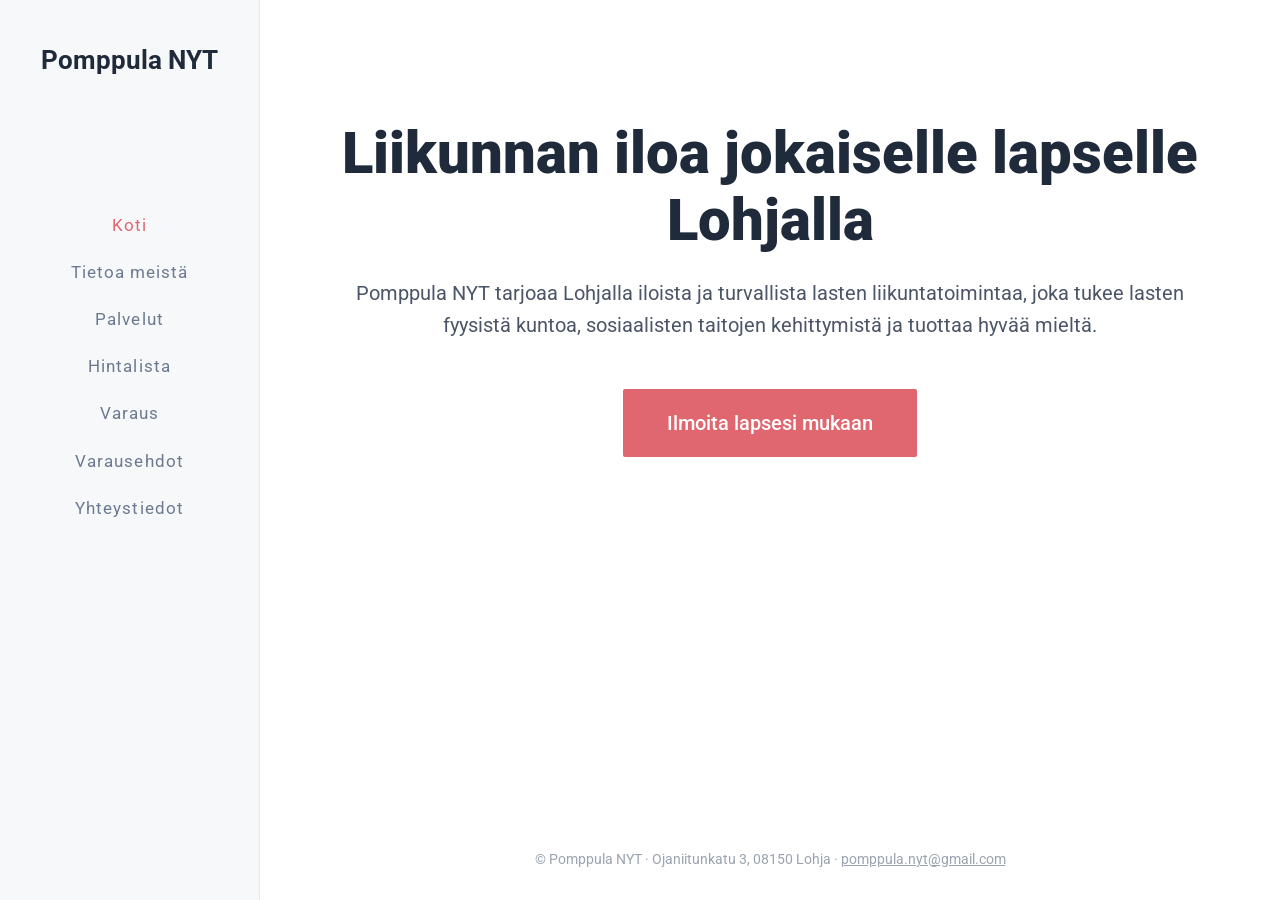
<file: index.html>
<!doctype html>
<html lang="fi">
<head>
<meta charset="utf-8">
<meta name="viewport" content="width=device-width, initial-scale=1">
<title>Koti | Pomppula NYT</title>
<meta name="description" content="Pomppula NYT – iloista ja turvallista lasten liikuntaa Lohjalla.">
<link rel="preconnect" href="https://fonts.googleapis.com">
<link href="https://fonts.googleapis.com/css2?family=Roboto:wght@400;500;700;900&display=swap" rel="stylesheet">
<link rel="stylesheet" href="style.css">
</head>
<body>
<aside class="sidebar">
  <a class="logo" href="./">Pomppula NYT</a>
  <button class="menu-btn" aria-label="Valikko" onclick="document.body.classList.toggle('menu-open')">☰</button>
  <nav><ul>
<li><a href="" class="active">Koti</a></li>
<li><a href="tietoa-meista/">Tietoa meistä</a></li>
<li><a href="palvelut/">Palvelut</a></li>
<li><a href="hintalista/">Hintalista</a></li>
<li><a href="varaus/">Varaus</a></li>
<li><a href="varausehdot/">Varausehdot</a></li>
<li><a href="yhteystiedot/">Yhteystiedot</a></li>
  </ul></nav>
</aside>
<main>
<!-- ===== SIVUN SISÄLTÖ ALKAA ===== -->
<section class="hero">
  <h1>Liikunnan iloa jokaiselle lapselle Lohjalla</h1>
  <p class="lead">Pomppula NYT tarjoaa Lohjalla iloista ja turvallista lasten liikuntatoimintaa, joka tukee lasten fyysistä kuntoa, sosiaalisten taitojen kehittymistä ja tuottaa hyvää mieltä.</p>
  <a class="button" href="varaus/">Ilmoita lapsesi mukaan</a>
</section>
<!-- ===== SIVUN SISÄLTÖ PÄÄTTYY ===== -->
<footer>© Pomppula NYT · Ojaniitunkatu 3, 08150 Lohja · <a href="mailto:pomppula.nyt@gmail.com">pomppula.nyt@gmail.com</a></footer>
</main>
</body>
</html>
</file>
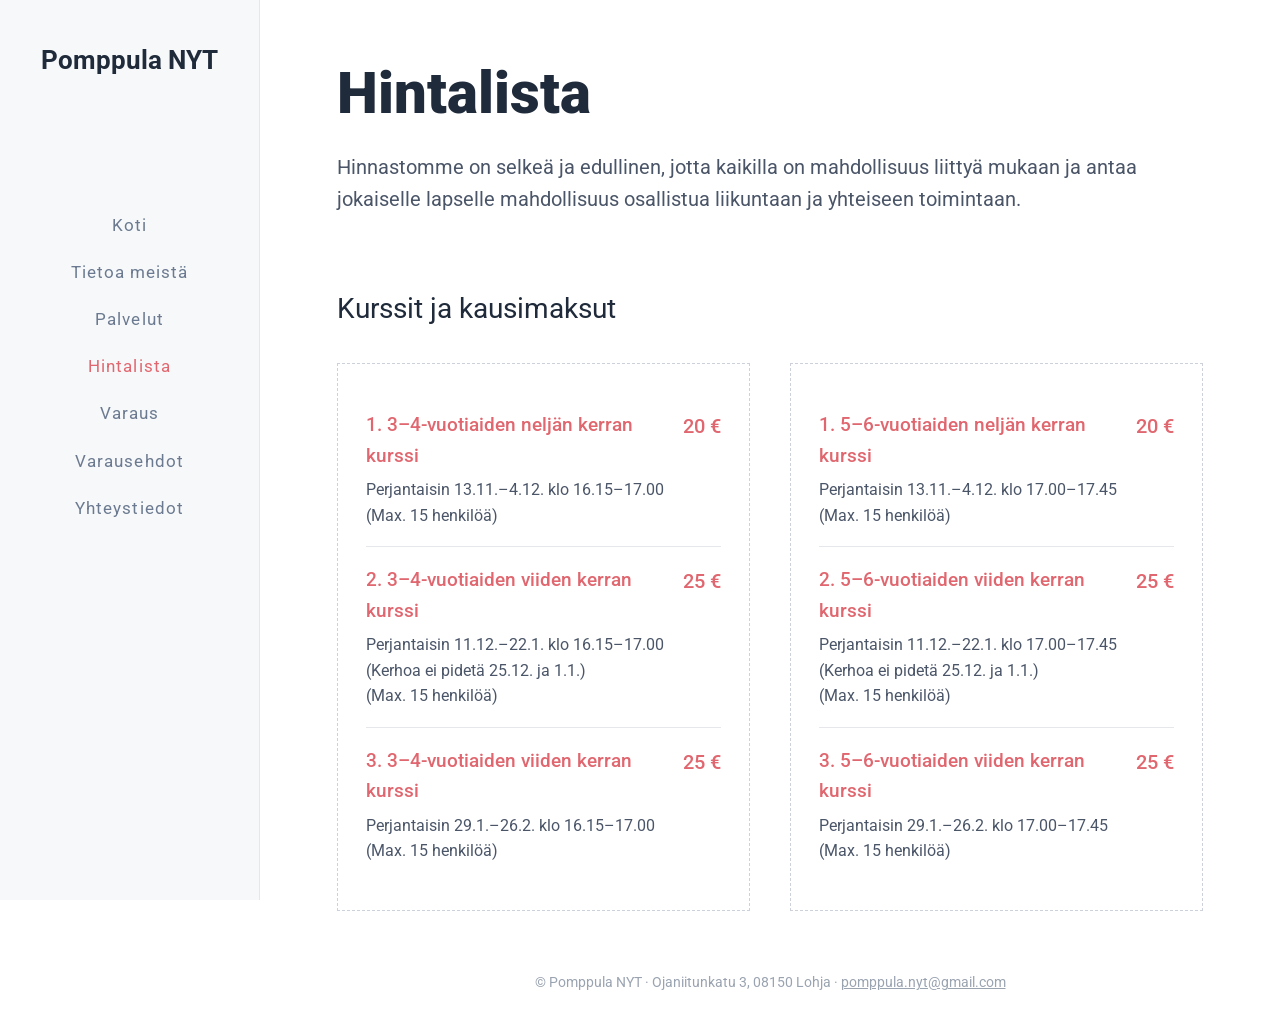
<file: hintalista/index.html>
<!doctype html>
<html lang="fi">
<head>
<meta charset="utf-8">
<meta name="viewport" content="width=device-width, initial-scale=1">
<title>Hintalista | Pomppula NYT</title>
<meta name="description" content="Pomppula NYT – iloista ja turvallista lasten liikuntaa Lohjalla.">
<link rel="preconnect" href="https://fonts.googleapis.com">
<link href="https://fonts.googleapis.com/css2?family=Roboto:wght@400;500;700;900&display=swap" rel="stylesheet">
<link rel="stylesheet" href="../style.css">
</head>
<body>
<aside class="sidebar">
  <a class="logo" href="../">Pomppula NYT</a>
  <button class="menu-btn" aria-label="Valikko" onclick="document.body.classList.toggle('menu-open')">☰</button>
  <nav><ul>
<li><a href="../">Koti</a></li>
<li><a href="../tietoa-meista/">Tietoa meistä</a></li>
<li><a href="../palvelut/">Palvelut</a></li>
<li><a href="../hintalista/" class="active">Hintalista</a></li>
<li><a href="../varaus/">Varaus</a></li>
<li><a href="../varausehdot/">Varausehdot</a></li>
<li><a href="../yhteystiedot/">Yhteystiedot</a></li>
  </ul></nav>
</aside>
<main>
<!-- ===== SIVUN SISÄLTÖ ALKAA ===== -->
<h1>Hintalista</h1>
<p class="lead">Hinnastomme on selkeä ja edullinen, jotta kaikilla on mahdollisuus liittyä mukaan ja antaa jokaiselle lapselle mahdollisuus osallistua liikuntaan ja yhteiseen toimintaan.</p>
<h2 class="section">Kurssit ja kausimaksut</h2>
<div class="cols">
  <div class="card">
    <div class="price-item">
      <div class="price-head"><h3>1. 3–4-vuotiaiden neljän kerran kurssi</h3><span class="price">20 €</span></div>
      <p>Perjantaisin 13.11.–4.12. klo 16.15–17.00<br>(Max. 15 henkilöä)</p>
    </div>
    <div class="price-item">
      <div class="price-head"><h3>2. 3–4-vuotiaiden viiden kerran kurssi</h3><span class="price">25 €</span></div>
      <p>Perjantaisin 11.12.–22.1. klo 16.15–17.00<br>(Kerhoa ei pidetä 25.12. ja 1.1.)<br>(Max. 15 henkilöä)</p>
    </div>
    <div class="price-item">
      <div class="price-head"><h3>3. 3–4-vuotiaiden viiden kerran kurssi</h3><span class="price">25 €</span></div>
      <p>Perjantaisin 29.1.–26.2. klo 16.15–17.00<br>(Max. 15 henkilöä)</p>
    </div>
  </div>
  <div class="card">
    <div class="price-item">
      <div class="price-head"><h3>1. 5–6-vuotiaiden neljän kerran kurssi</h3><span class="price">20 €</span></div>
      <p>Perjantaisin 13.11.–4.12. klo 17.00–17.45<br>(Max. 15 henkilöä)</p>
    </div>
    <div class="price-item">
      <div class="price-head"><h3>2. 5–6-vuotiaiden viiden kerran kurssi</h3><span class="price">25 €</span></div>
      <p>Perjantaisin 11.12.–22.1. klo 17.00–17.45<br>(Kerhoa ei pidetä 25.12. ja 1.1.)<br>(Max. 15 henkilöä)</p>
    </div>
    <div class="price-item">
      <div class="price-head"><h3>3. 5–6-vuotiaiden viiden kerran kurssi</h3><span class="price">25 €</span></div>
      <p>Perjantaisin 29.1.–26.2. klo 17.00–17.45<br>(Max. 15 henkilöä)</p>
    </div>
  </div>
</div>
<!-- ===== SIVUN SISÄLTÖ PÄÄTTYY ===== -->
<footer>© Pomppula NYT · Ojaniitunkatu 3, 08150 Lohja · <a href="mailto:pomppula.nyt@gmail.com">pomppula.nyt@gmail.com</a></footer>
</main>
</body>
</html>
</file>
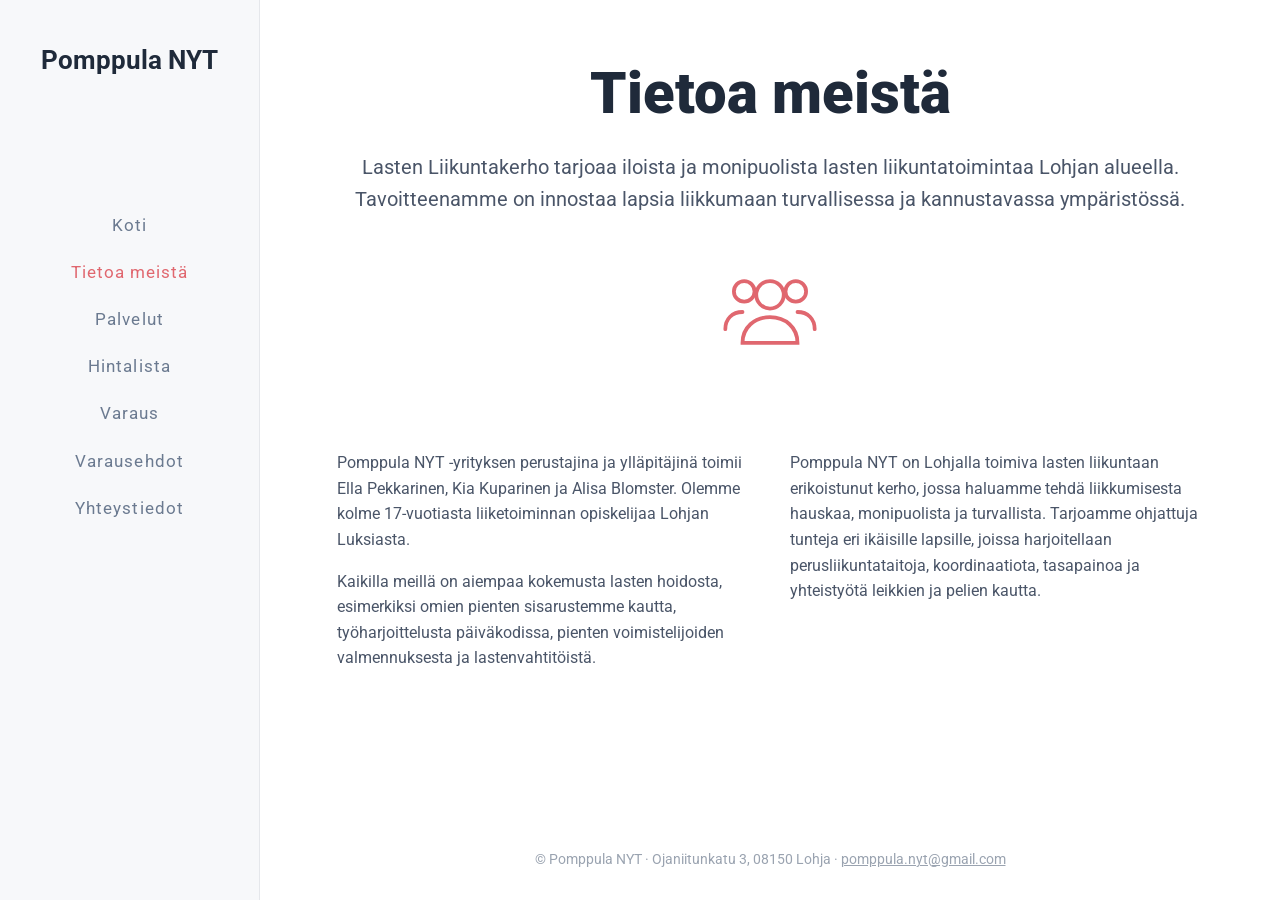
<file: tietoa-meista/index.html>
<!doctype html>
<html lang="fi">
<head>
<meta charset="utf-8">
<meta name="viewport" content="width=device-width, initial-scale=1">
<title>Tietoa meistä | Pomppula NYT</title>
<meta name="description" content="Pomppula NYT – iloista ja turvallista lasten liikuntaa Lohjalla.">
<link rel="preconnect" href="https://fonts.googleapis.com">
<link href="https://fonts.googleapis.com/css2?family=Roboto:wght@400;500;700;900&display=swap" rel="stylesheet">
<link rel="stylesheet" href="../style.css">
</head>
<body>
<aside class="sidebar">
  <a class="logo" href="../">Pomppula NYT</a>
  <button class="menu-btn" aria-label="Valikko" onclick="document.body.classList.toggle('menu-open')">☰</button>
  <nav><ul>
<li><a href="../">Koti</a></li>
<li><a href="../tietoa-meista/" class="active">Tietoa meistä</a></li>
<li><a href="../palvelut/">Palvelut</a></li>
<li><a href="../hintalista/">Hintalista</a></li>
<li><a href="../varaus/">Varaus</a></li>
<li><a href="../varausehdot/">Varausehdot</a></li>
<li><a href="../yhteystiedot/">Yhteystiedot</a></li>
  </ul></nav>
</aside>
<main>
<!-- ===== SIVUN SISÄLTÖ ALKAA ===== -->
<h1 class="center">Tietoa meistä</h1>
<p class="lead center">Lasten Liikuntakerho tarjoaa iloista ja monipuolista lasten liikuntatoimintaa Lohjan alueella. Tavoitteenamme on innostaa lapsia liikkumaan turvallisessa ja kannustavassa ympäristössä.</p>
<div class="icon"><svg viewBox="0 0 64 64" fill="none" stroke="currentColor" stroke-width="2.2" stroke-linecap="round"><circle cx="32" cy="22" r="8"/><path d="M16 50c0-9 7-15 16-15s16 6 16 15z"/><circle cx="17" cy="20" r="6"/><circle cx="47" cy="20" r="6"/><path d="M6 42c0-6 4-10 10-10"/><path d="M58 42c0-6-4-10-10-10"/></svg></div>
<div class="cols">
  <div>
    <p>Pomppula NYT -yrityksen perustajina ja ylläpitäjinä toimii Ella Pekkarinen, Kia Kuparinen ja Alisa Blomster. Olemme kolme 17-vuotiasta liiketoiminnan opiskelijaa Lohjan Luksiasta.</p>
    <p>Kaikilla meillä on aiempaa kokemusta lasten hoidosta, esimerkiksi omien pienten sisarustemme kautta, työharjoittelusta päiväkodissa, pienten voimistelijoiden valmennuksesta ja lastenvahtitöistä.</p>
  </div>
  <div>
    <p>Pomppula NYT on Lohjalla toimiva lasten liikuntaan erikoistunut kerho, jossa haluamme tehdä liikkumisesta hauskaa, monipuolista ja turvallista. Tarjoamme ohjattuja tunteja eri ikäisille lapsille, joissa harjoitellaan perusliikuntataitoja, koordinaatiota, tasapainoa ja yhteistyötä leikkien ja pelien kautta.</p>
  </div>
</div>
<!-- ===== SIVUN SISÄLTÖ PÄÄTTYY ===== -->
<footer>© Pomppula NYT · Ojaniitunkatu 3, 08150 Lohja · <a href="mailto:pomppula.nyt@gmail.com">pomppula.nyt@gmail.com</a></footer>
</main>
</body>
</html>
</file>
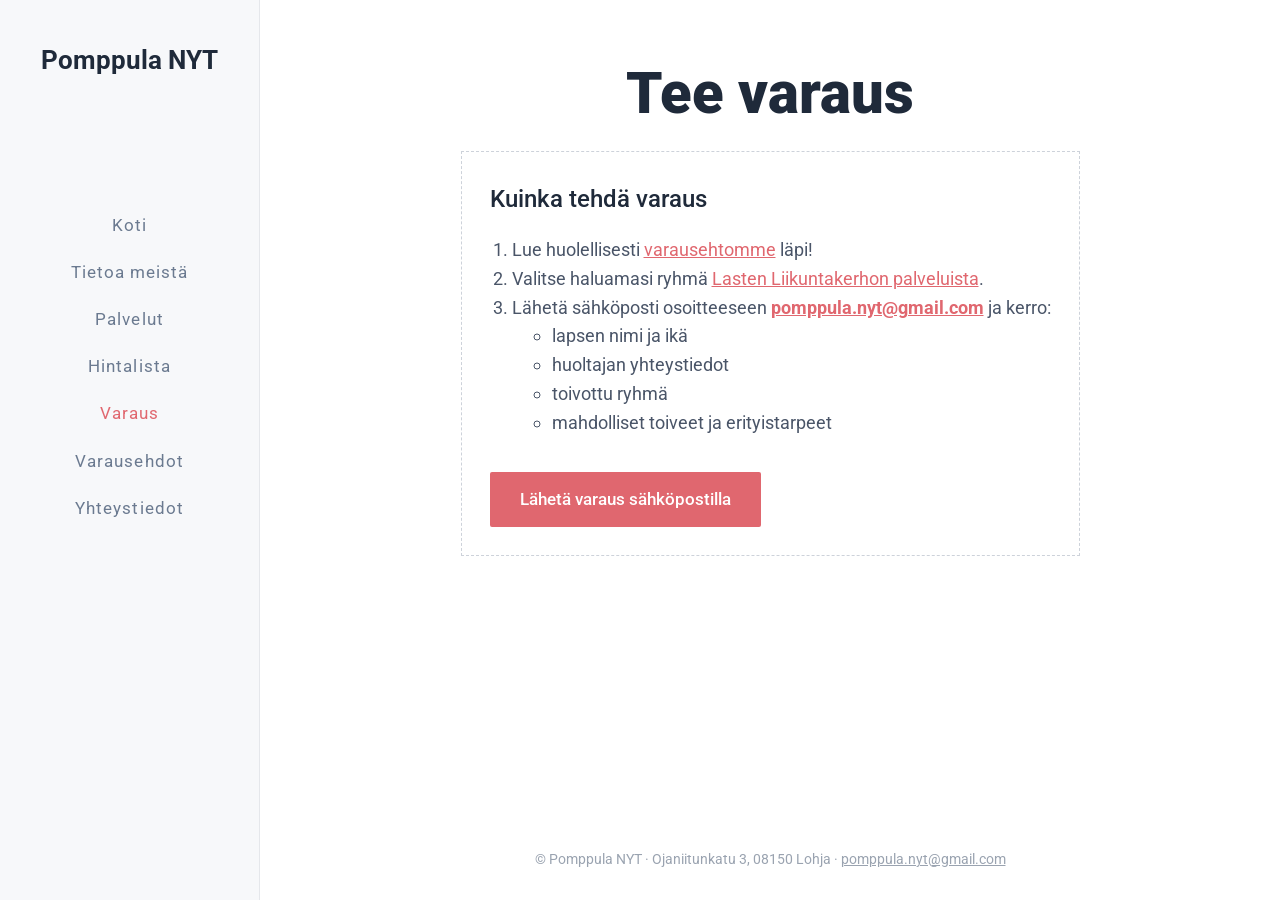
<file: varaus/index.html>
<!doctype html>
<html lang="fi">
<head>
<meta charset="utf-8">
<meta name="viewport" content="width=device-width, initial-scale=1">
<title>Varaus | Pomppula NYT</title>
<meta name="description" content="Pomppula NYT – iloista ja turvallista lasten liikuntaa Lohjalla.">
<link rel="preconnect" href="https://fonts.googleapis.com">
<link href="https://fonts.googleapis.com/css2?family=Roboto:wght@400;500;700;900&display=swap" rel="stylesheet">
<link rel="stylesheet" href="../style.css">
</head>
<body>
<aside class="sidebar">
  <a class="logo" href="../">Pomppula NYT</a>
  <button class="menu-btn" aria-label="Valikko" onclick="document.body.classList.toggle('menu-open')">☰</button>
  <nav><ul>
<li><a href="../">Koti</a></li>
<li><a href="../tietoa-meista/">Tietoa meistä</a></li>
<li><a href="../palvelut/">Palvelut</a></li>
<li><a href="../hintalista/">Hintalista</a></li>
<li><a href="../varaus/" class="active">Varaus</a></li>
<li><a href="../varausehdot/">Varausehdot</a></li>
<li><a href="../yhteystiedot/">Yhteystiedot</a></li>
  </ul></nav>
</aside>
<main>
<!-- ===== SIVUN SISÄLTÖ ALKAA ===== -->
<h1 class="center">Tee varaus</h1>
<div class="card narrow">
  <h2>Kuinka tehdä varaus</h2>
  <ol>
    <li>Lue huolellisesti <a href="../varausehdot/">varausehtomme</a> läpi!</li>
    <li>Valitse haluamasi ryhmä <a href="../palvelut/">Lasten Liikuntakerhon palveluista</a>.</li>
    <li>Lähetä sähköposti osoitteeseen <a href="mailto:pomppula.nyt@gmail.com"><strong>pomppula.nyt@gmail.com</strong></a> ja kerro:
      <ul><li>lapsen nimi ja ikä</li><li>huoltajan yhteystiedot</li><li>toivottu ryhmä</li><li>mahdolliset toiveet ja erityistarpeet</li></ul>
    </li>
  </ol>
  <a class="button" href="mailto:pomppula.nyt@gmail.com?subject=Varaus%20Pomppula%20NYT">Lähetä varaus sähköpostilla</a>
</div>
<!-- ===== SIVUN SISÄLTÖ PÄÄTTYY ===== -->
<footer>© Pomppula NYT · Ojaniitunkatu 3, 08150 Lohja · <a href="mailto:pomppula.nyt@gmail.com">pomppula.nyt@gmail.com</a></footer>
</main>
</body>
</html>
</file>
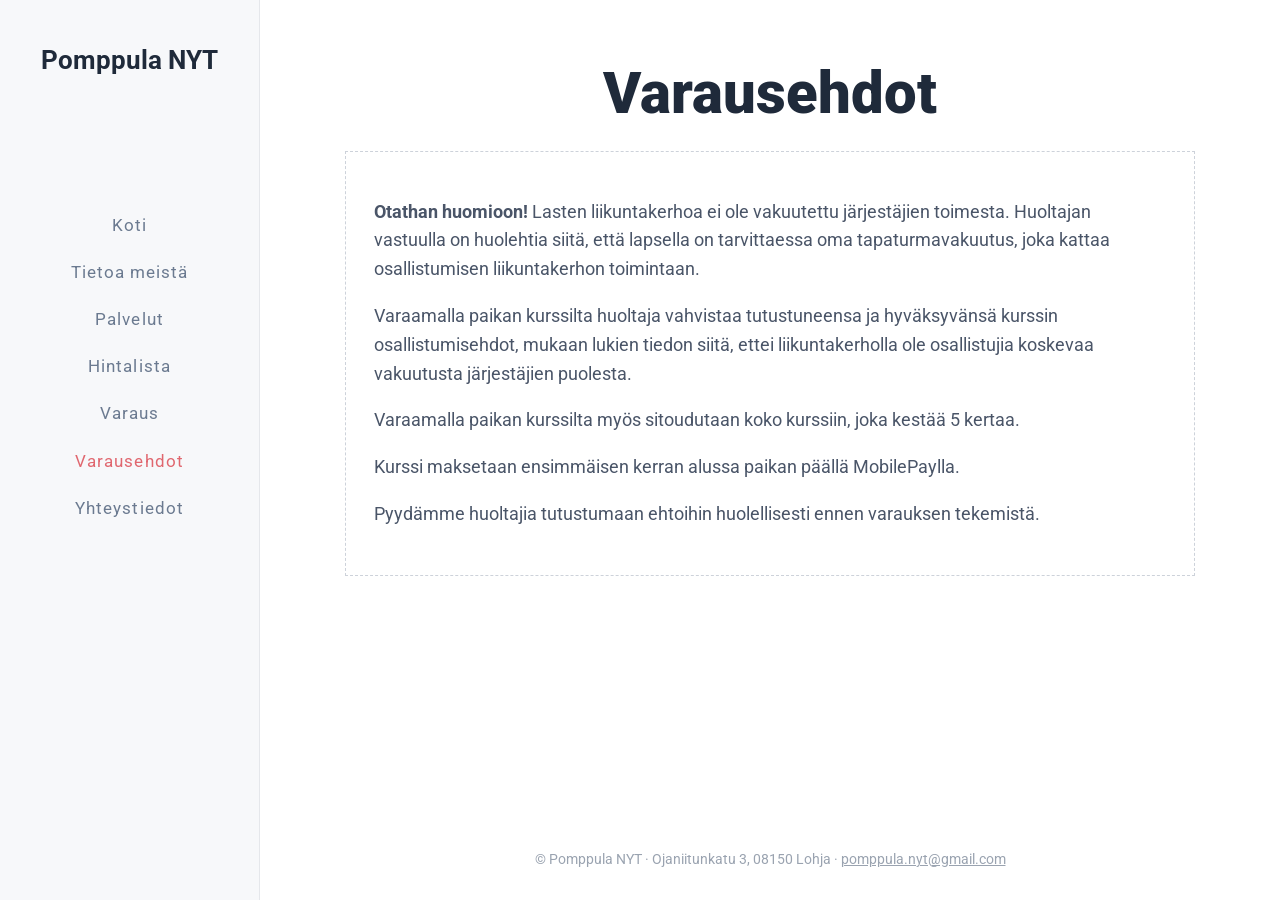
<file: varausehdot/index.html>
<!doctype html>
<html lang="fi">
<head>
<meta charset="utf-8">
<meta name="viewport" content="width=device-width, initial-scale=1">
<title>Varausehdot | Pomppula NYT</title>
<meta name="description" content="Pomppula NYT – iloista ja turvallista lasten liikuntaa Lohjalla.">
<link rel="preconnect" href="https://fonts.googleapis.com">
<link href="https://fonts.googleapis.com/css2?family=Roboto:wght@400;500;700;900&display=swap" rel="stylesheet">
<link rel="stylesheet" href="../style.css">
</head>
<body>
<aside class="sidebar">
  <a class="logo" href="../">Pomppula NYT</a>
  <button class="menu-btn" aria-label="Valikko" onclick="document.body.classList.toggle('menu-open')">☰</button>
  <nav><ul>
<li><a href="../">Koti</a></li>
<li><a href="../tietoa-meista/">Tietoa meistä</a></li>
<li><a href="../palvelut/">Palvelut</a></li>
<li><a href="../hintalista/">Hintalista</a></li>
<li><a href="../varaus/">Varaus</a></li>
<li><a href="../varausehdot/" class="active">Varausehdot</a></li>
<li><a href="../yhteystiedot/">Yhteystiedot</a></li>
  </ul></nav>
</aside>
<main>
<!-- ===== SIVUN SISÄLTÖ ALKAA ===== -->
<h1 class="center">Varausehdot</h1>
<div class="card narrow">
  <p><strong>Otathan huomioon!</strong> Lasten liikuntakerhoa ei ole vakuutettu järjestäjien toimesta. Huoltajan vastuulla on huolehtia siitä, että lapsella on tarvittaessa oma tapaturmavakuutus, joka kattaa osallistumisen liikuntakerhon toimintaan.</p>
  <p>Varaamalla paikan kurssilta huoltaja vahvistaa tutustuneensa ja hyväksyvänsä kurssin osallistumisehdot, mukaan lukien tiedon siitä, ettei liikuntakerholla ole osallistujia koskevaa vakuutusta järjestäjien puolesta.</p>
  <p>Varaamalla paikan kurssilta myös sitoudutaan koko kurssiin, joka kestää 5 kertaa.</p>
  <p>Kurssi maksetaan ensimmäisen kerran alussa paikan päällä MobilePaylla.</p>
  <p>Pyydämme huoltajia tutustumaan ehtoihin huolellisesti ennen varauksen tekemistä.</p>
</div>
<!-- ===== SIVUN SISÄLTÖ PÄÄTTYY ===== -->
<footer>© Pomppula NYT · Ojaniitunkatu 3, 08150 Lohja · <a href="mailto:pomppula.nyt@gmail.com">pomppula.nyt@gmail.com</a></footer>
</main>
</body>
</html>
</file>
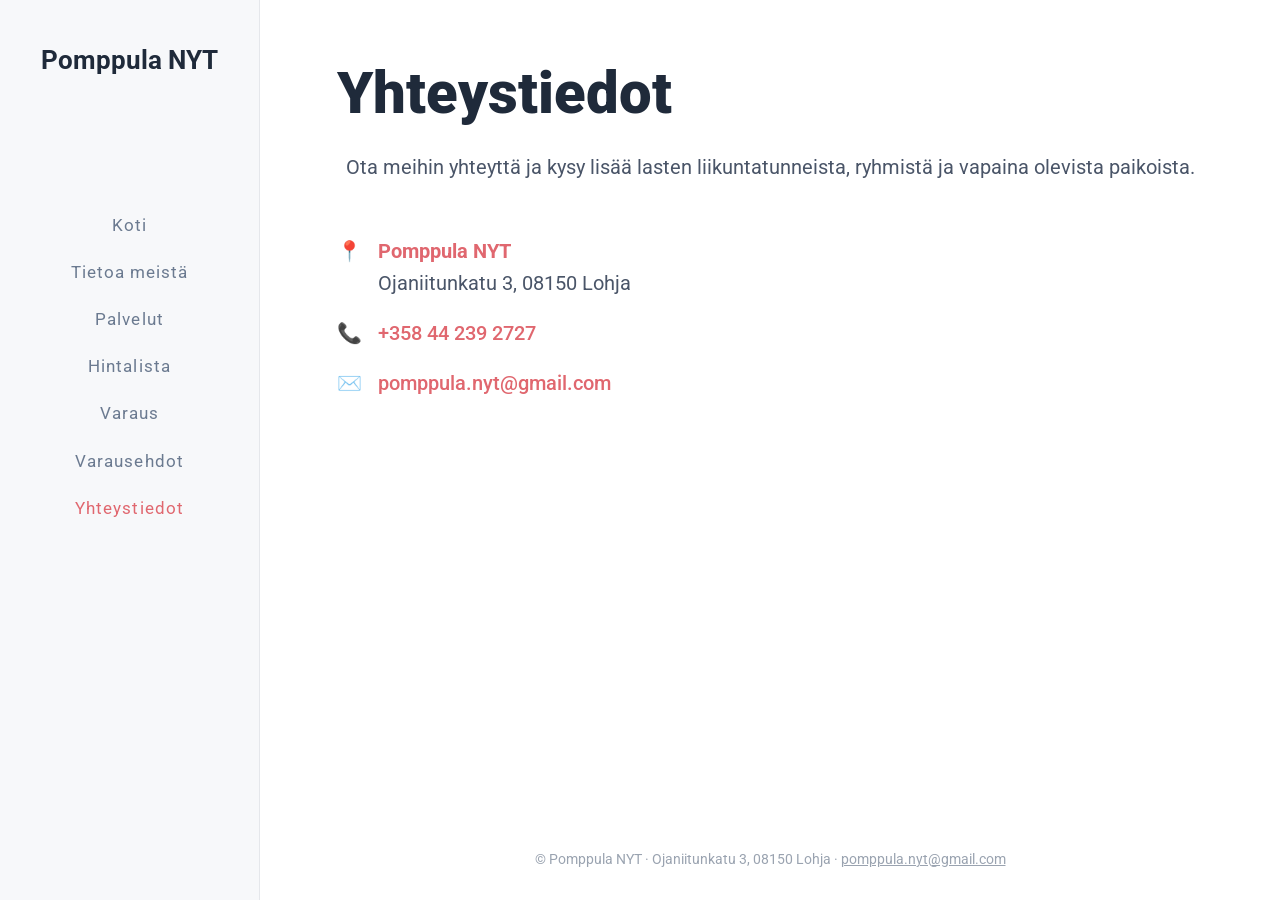
<file: yhteystiedot/index.html>
<!doctype html>
<html lang="fi">
<head>
<meta charset="utf-8">
<meta name="viewport" content="width=device-width, initial-scale=1">
<title>Yhteystiedot | Pomppula NYT</title>
<meta name="description" content="Pomppula NYT – iloista ja turvallista lasten liikuntaa Lohjalla.">
<link rel="preconnect" href="https://fonts.googleapis.com">
<link href="https://fonts.googleapis.com/css2?family=Roboto:wght@400;500;700;900&display=swap" rel="stylesheet">
<link rel="stylesheet" href="../style.css">
</head>
<body>
<aside class="sidebar">
  <a class="logo" href="../">Pomppula NYT</a>
  <button class="menu-btn" aria-label="Valikko" onclick="document.body.classList.toggle('menu-open')">☰</button>
  <nav><ul>
<li><a href="../">Koti</a></li>
<li><a href="../tietoa-meista/">Tietoa meistä</a></li>
<li><a href="../palvelut/">Palvelut</a></li>
<li><a href="../hintalista/">Hintalista</a></li>
<li><a href="../varaus/">Varaus</a></li>
<li><a href="../varausehdot/">Varausehdot</a></li>
<li><a href="../yhteystiedot/" class="active">Yhteystiedot</a></li>
  </ul></nav>
</aside>
<main>
<!-- ===== SIVUN SISÄLTÖ ALKAA ===== -->
<h1>Yhteystiedot</h1>
<p class="lead">Ota meihin yhteyttä ja kysy lisää lasten liikuntatunneista, ryhmistä ja vapaina olevista paikoista.</p>
<ul class="contact">
  <li><span class="ci">📍</span><div><strong>Pomppula NYT</strong><br>Ojaniitunkatu 3, 08150 Lohja</div></li>
  <li><span class="ci">📞</span><a href="tel:+358442392727">+358 44 239 2727</a></li>
  <li><span class="ci">✉️</span><a href="mailto:pomppula.nyt@gmail.com">pomppula.nyt@gmail.com</a></li>
</ul>
<!-- ===== SIVUN SISÄLTÖ PÄÄTTYY ===== -->
<footer>© Pomppula NYT · Ojaniitunkatu 3, 08150 Lohja · <a href="mailto:pomppula.nyt@gmail.com">pomppula.nyt@gmail.com</a></footer>
</main>
</body>
</html>
</file>
<file: style.css>
/* ===== VÄRIT – vaihda tästä ===== */
:root{
  --pinkki:#e0676f;      /* napit, aktiivinen valikko, hinnat */
  --tumma:#1f2a3a;       /* otsikot */
  --teksti:#4a5568;      /* leipäteksti */
  --vaalea:#f7f8fa;      /* sivupalkki */
  --raja:#e5e7eb;
}
*{box-sizing:border-box}
body{margin:0;font-family:Roboto,Arial,sans-serif;color:var(--teksti);background:#fff;display:flex;min-height:100vh;line-height:1.6}
a{color:var(--pinkki)}
.sidebar{width:260px;flex-shrink:0;background:var(--vaalea);border-right:1px solid var(--raja);padding:40px 24px;position:sticky;top:0;height:100vh;text-align:center}
.logo{display:block;font-size:26px;font-weight:700;white-space:nowrap;color:var(--tumma);text-decoration:none;margin-bottom:120px}
.sidebar ul{list-style:none;padding:0;margin:0}
.sidebar li a{display:block;padding:10px;color:#6b7a90;text-decoration:none;letter-spacing:.06em;font-size:17px}
.sidebar li a:hover,.sidebar li a.active{color:var(--pinkki)}
.menu-btn{display:none}
main{flex:1;padding:60px 6vw 30px;max-width:1150px;margin:0 auto;display:flex;flex-direction:column}
h1{color:var(--tumma);font-size:clamp(34px,5vw,58px);font-weight:900;line-height:1.15;margin:0 0 24px}
h2{color:var(--tumma);font-weight:500;font-size:24px;margin:0 0 12px}
h2.section{margin-top:40px;font-size:28px;font-weight:400}
h3{color:var(--pinkki);font-weight:500;font-size:19px;margin:0}
.center{text-align:center}
.lead{font-size:20px;max-width:900px;margin:0 auto 32px}
.hero{text-align:center;padding:60px 0}
.hero .lead{margin-bottom:48px}
.button{display:inline-block;background:var(--pinkki);color:#fff;text-decoration:none;padding:18px 44px;font-size:20px;font-weight:500;border-radius:2px;transition:filter .2s}
.button:hover{filter:brightness(.92)}
.icon{color:var(--pinkki);width:110px;margin:10px auto 40px}
.cols{display:grid;grid-template-columns:1fr 1fr;gap:40px;margin-top:20px}
.card{border:1px dashed #cdd2da;padding:28px}
.card.narrow{max-width:850px;margin:0 auto;font-size:18px}
.card .button{margin-top:16px;font-size:17px;padding:14px 30px}
.label{margin:0}
ol{padding-left:22px}
.photo{max-width:480px;margin:0 auto 30px}
.photo img{width:100%;display:block}
.photo.empty{display:none}
.price-item{padding:18px 0;border-bottom:1px solid var(--raja)}
.price-item:last-child{border-bottom:0}
.price-head{display:flex;justify-content:space-between;gap:16px}
.price{color:var(--pinkki);font-size:20px;font-weight:500;white-space:nowrap}
.price-item p{margin:6px 0 0}
.contact{list-style:none;padding:0;font-size:20px}
.contact li{display:flex;gap:16px;align-items:flex-start;margin-bottom:18px}
.contact a{text-decoration:none;font-weight:500}
.contact strong{color:var(--pinkki)}
footer{margin-top:auto;padding-top:60px;font-size:14px;color:#9aa3b0;text-align:center}
footer a{color:#9aa3b0}

/* ===== PUHELIN ===== */
@media(max-width:800px){
  body{flex-direction:column}
  .sidebar{width:100%;height:auto;position:sticky;top:0;z-index:10;padding:14px 16px;display:flex;flex-wrap:wrap;align-items:center;justify-content:space-between;border-right:0;border-bottom:1px solid var(--raja)}
  .logo{margin:0;font-size:22px}
  .menu-btn{display:block;background:none;border:0;font-size:28px;color:var(--tumma);cursor:pointer}
  .sidebar nav{display:none;width:100%}
  .menu-open .sidebar nav{display:block}
  main{padding:32px 16px 20px}
  .hero{padding:30px 0}
  .lead{font-size:17px}
  .cols{grid-template-columns:1fr;gap:24px}
  .card{padding:20px}
  .button{padding:16px 28px;font-size:18px}
}
</file>
